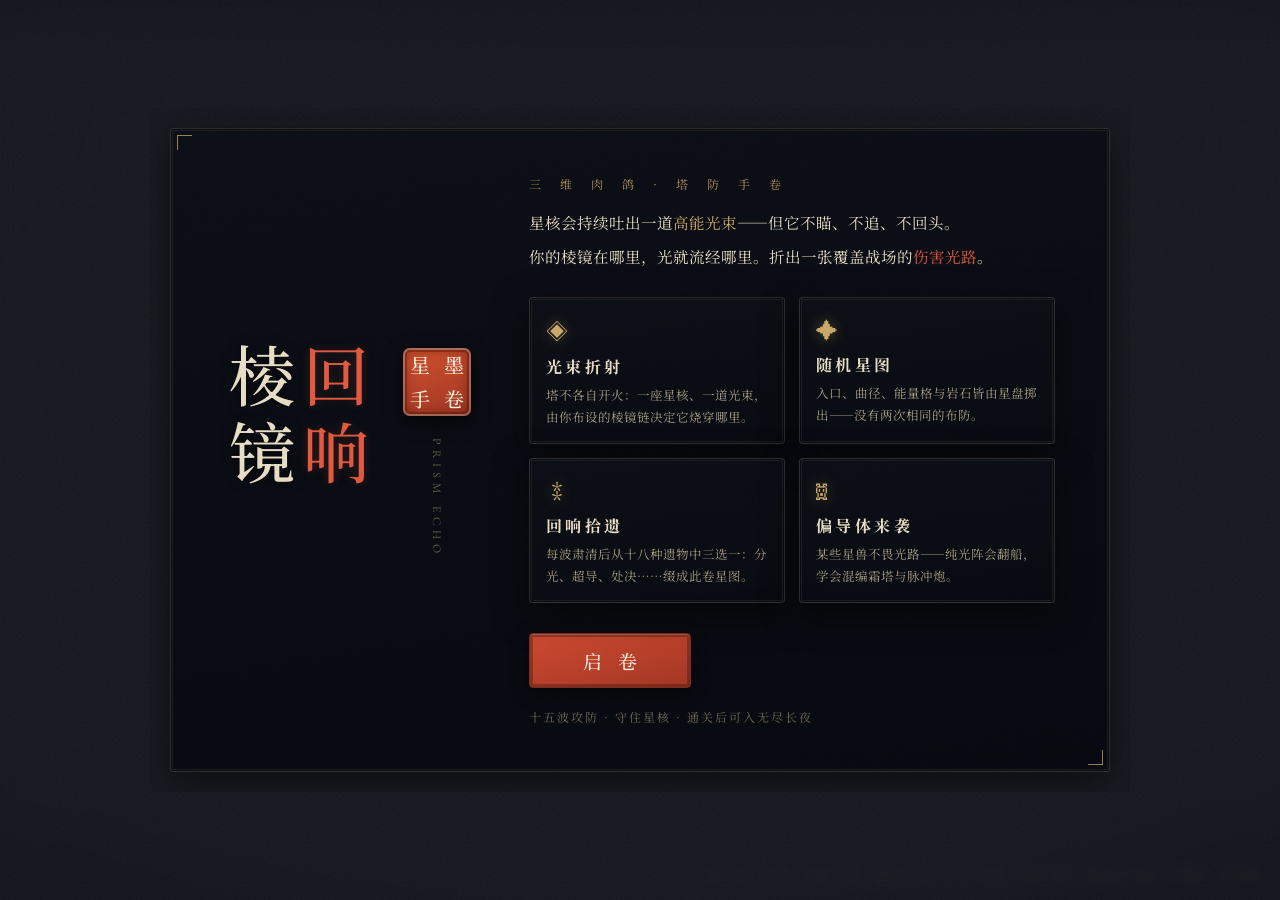
<file: index.html>
<!DOCTYPE html>
<html lang="zh-CN">
<head>
<meta charset="UTF-8" />
<meta name="viewport" content="width=device-width, initial-scale=1.0, maximum-scale=1.0, user-scalable=no, viewport-fit=cover" />
<title>棱镜回响 · 星墨手卷 | 3D Roguelike 塔防</title>
<link rel="icon" type="image/svg+xml" href="icons/icon.svg" />
<link rel="icon" type="image/png" sizes="192x192" href="icons/icon-192.png" />

<!-- PWA：可安装至主屏、离线可玩（需 https / localhost 托管；file:// 双击直开时自动跳过注册，不影响游玩） -->
<link rel="manifest" href="manifest.json" />
<meta name="theme-color" content="#0b0e17" />
<link rel="apple-touch-icon" href="icons/apple-touch-icon.png" />
<meta name="apple-mobile-web-app-capable" content="yes" />
<meta name="apple-mobile-web-app-status-bar-style" content="black-translucent" />
<meta name="apple-mobile-web-app-title" content="棱镜回响" />

<!-- 卷首启动屏：脚本加载期间即时出画（inline 零请求，main.js 启动后淡出） -->
<style>
  #boot { position: fixed; inset: 0; z-index: 99; display: flex; flex-direction: column;
    align-items: center; justify-content: center; gap: 16px; background: #0b0e17;
    color: #c9a86a; font-family: 'Noto Serif SC', STSong, SimSun, serif;
    letter-spacing: .5em; text-indent: .5em; font-size: 12px;
    transition: opacity .45s ease; }
  #boot .seal { width: 52px; height: 52px; border-radius: 6px; background: #c8452e;
    color: #f2ecd8; display: flex; align-items: center; justify-content: center;
    font-size: 25px; letter-spacing: 0; text-indent: 0;
    box-shadow: inset 0 0 0 1px rgba(242, 236, 216, .4), 0 8px 24px rgba(0, 0, 0, .5);
    animation: boot-breathe 1.5s ease-in-out infinite; }
  @keyframes boot-breathe { 0%, 100% { opacity: 1; transform: scale(1); } 50% { opacity: .8; transform: scale(.93); } }
  #boot.hide { opacity: 0; pointer-events: none; }
</style>

<!-- 预拉最重资源：three.min.js（592K）在 HTML 解析期就开始下载 -->
<link rel="preload" href="vendor/three.min.js" as="script" />

<!-- 衬线字体：思源宋体（题字·正文）· Cormorant Garamond（数笈） -->
<!-- 非阻塞加载：先用本地宋体出画，联网字体就位后无感替换（swap） -->
<link rel="preconnect" href="https://fonts.googleapis.com" />
<link rel="preconnect" href="https://fonts.gstatic.com" crossorigin />
<link href="https://fonts.googleapis.com/css2?family=Cormorant+Garamond:wght@500;600&family=Noto+Serif+SC:wght@400;500;600&display=swap" rel="stylesheet" media="print" onload="this.media='all'" />
<noscript><link href="https://fonts.googleapis.com/css2?family=Cormorant+Garamond:wght@500;600&family=Noto+Serif+SC:wght@400;500;600&display=swap" rel="stylesheet" /></noscript>

<link rel="stylesheet" href="style.css" />
</head>
<body>
<!-- 卷首启动屏 -->
<div id="boot" aria-hidden="true">
  <div class="seal">回</div>
  <div>星墨手卷 · 展卷中</div>
</div>
<div id="app">
  <!-- 3D 渲染画布容器 -->
  <div id="scene-holder"></div>

  <!-- 手卷装帧：暗角 · 纸纹（纯装饰，不拦截交互） -->
  <div id="scroll-dress" aria-hidden="true"></div>

  <!-- 顶部 HUD -->
  <div id="hud-top" class="hidden">
    <div class="hud-block" id="wave-block">
      <div class="hud-label">波次</div>
      <div class="hud-value" id="wave-num">1 <span class="hud-sub">/ 15</span></div>
      <div id="wave-dots"></div>
    </div>
    <div class="hud-block" id="wave-ctl">
      <button id="btn-next-wave" class="btn-primary">开始第 1 波</button>
      <div id="wave-countdown" class="hidden">20s</div>
    </div>
    <div class="hud-spacer"></div>
    <div class="hud-block">
      <div class="hud-label">星核完整度</div>
      <div id="core-hp-bar"><div id="core-hp-fill"></div></div>
      <div class="hud-value" id="core-hp-num">20 / 20</div>
    </div>
    <div class="hud-block">
      <div class="hud-label">能量</div>
      <div class="hud-value energy" id="energy-num">120</div>
    </div>
  </div>

  <!-- 左侧遗物栏 -->
  <div id="relic-bar" class="hidden"></div>

  <!-- 底部建造栏 -->
  <div id="build-bar" class="hidden">
    <div class="bar-title">布 防</div>
    <div id="build-cards"></div>
  </div>

  <!-- 触屏视野缩放控件（双指捏合之外的保险） -->
  <div id="zoom-ctl">
    <button id="zoom-in" aria-label="拉近视野">＋</button>
    <button id="zoom-out" aria-label="拉远视野">－</button>
  </div>

  <!-- 对局控制簇：倍速 / 暂停 / 静音 -->
  <div id="ctl-cluster" class="hidden">
    <button id="btn-speed" aria-label="切换倍速" title="倍速（F）">1×</button>
    <button id="btn-pause" aria-label="暂停" title="暂停（P）">❚❚</button>
    <button id="btn-mute" aria-label="静音" title="静音">♪</button>
  </div>

  <!-- 塔详情浮层 -->
  <div id="tower-panel" class="hidden">
    <div id="tp-head">
      <span id="tp-name">棱镜塔 Lv1</span>
      <button id="tp-close">✕</button>
    </div>
    <div id="tp-stats"></div>
    <div id="tp-actions">
      <button id="tp-upgrade" class="btn-primary">升级 ◆60</button>
      <button id="tp-sell" class="btn-danger">回收 +36</button>
    </div>
  </div>

  <!-- 提示 -->
  <div id="toast-wrap"></div>
  <div id="tip-bottom">左键 布防 / 选中 · 拖拽 转卷 · 滚轮 收放 · 1/2/3 选塔 · Esc 收手 · Space 开波 · P 暂停 · F 变速</div>

  <!-- 模态层：菜单 / 遗物三选一 / 结算 -->
  <div id="modal-layer" class="hidden"></div>
</div>

<!-- 多文件加载：全局命名空间 PE（无需服务器，file:// 双击即玩）；defer 并行下载、按序执行 -->
<script src="vendor/three.min.js" defer></script>
<script src="js/config.js" defer></script>
<script src="js/utils.js" defer></script>
<script src="js/sfx.js" defer></script>
<script src="js/scene.js" defer></script>
<script src="js/map.js" defer></script>
<script src="js/beam.js" defer></script>
<script src="js/enemy.js" defer></script>
<script src="js/tower.js" defer></script>
<script src="js/waves.js" defer></script>
<script src="js/relics.js" defer></script>
<script src="js/game.js" defer></script>
<script src="js/input.js" defer></script>
<script src="js/ui.js" defer></script>
<script src="js/main.js" defer></script>
<script>/* 兑底：极端情况下脚本未能启动，启动屏也不会永挂 */
  setTimeout(function () { var b = document.getElementById('boot'); if (b) b.remove(); }, 8000);
</script>
</body>
</html>
</file>
<file: style.css>
/* ============================================================
   棱镜回响 PRISM ECHO — UI 样式 ·「星墨手卷」文艺主题
   玄墨为底 · 宣纸作字 · 朱砂点印 · 月金描线
   题字·正文：思源宋体 · 数笈：Cormorant Garamond（站酷小薇已移除：笔画厚重致「回」「响」内白填死）
   ============================================================ */
* { margin: 0; padding: 0; box-sizing: border-box; }

:root {
  /* —— 墨与纸 —— */
  --ink-0: #07080c;            /* 玄墨（页面底） */
  --ink-1: #0d1017;            /* 面板墨 */
  --ink-2: #131826;            /* 卡片墨 */
  --paper:    #e6ddc4;         /* 宣纸 */
  --paper-dim: #a89f85;        /* 旧纸 */
  --paper-faint: #6e6957;      /* 淡墨 */
  /* —— 印与金 —— */
  --cinnabar: #c8452e;         /* 朱砂 */
  --cinnabar-hi: #e05a41;      /* 朱砂·亮 */
  --gold: #c9a86a;             /* 月金 */
  --jade: #7fae94;             /* 青玉（点缀） */
  /* —— 线与纹 —— */
  --line: rgba(230, 221, 196, .16);
  --line-soft: rgba(230, 221, 196, .08);
  --grain: url("data:image/svg+xml,%3Csvg xmlns='http://www.w3.org/2000/svg' width='160' height='160'%3E%3Cfilter id='p'%3E%3CfeTurbulence type='fractalNoise' baseFrequency='0.8' numOctaves='2' seed='7'/%3E%3CfeColorMatrix type='saturate' values='0'/%3E%3CfeComponentTransfer%3E%3CfeFuncA type='linear' slope='0.055'/%3E%3C/feComponentTransfer%3E%3C/filter%3E%3Crect width='160' height='160' filter='url(%23p)'/%3E%3C/svg%3E");
  /* —— 字体 —— */
  --font-title: 'Noto Serif SC', 'STSong', 'SimSun', 'Songti SC', serif;
  --font-body:  'Noto Serif SC', 'STSong', 'SimSun', 'Songti SC', serif;
  --font-num:   'Cormorant Garamond', 'Noto Serif SC', 'STSong', serif;
}

html, body { width: 100%; height: 100%; overflow: hidden; background: var(--ink-0); overscroll-behavior: none; }
body {
  font-family: var(--font-body);
  color: var(--paper);
  user-select: none;
  -webkit-user-select: none;
  -webkit-tap-highlight-color: transparent;
  font-feature-settings: 'liga' 1;
}
/* 移动浏览器 100vh = 工具栏收起时的大视口：导航栏展开时底部布防栏被压在栏下（真机已证实）
   → 100% 链打底（iOS 解析为可见小视口），100dvh 动态视口覆盖（随导航栏伸缩）
   → 不支持 dvh 的老浏览器自动回退 100% */
#app { position: relative; width: 100vw; height: 100vh; height: 100%; height: 100dvh; touch-action: pan-y; }
#scene-holder, #scene-holder canvas { position: absolute; inset: 0; width: 100%; height: 100%; display: block; }
/* 触屏手势地面：禁止浏览器默认滚动/缩放，把手势留给游戏 */
#scene-holder canvas { touch-action: none; }
.hidden { display: none !important; }

/* —— 通用墨面板（双线框 · 衬线 · 微纸纹），HUD/卡片/浮层共用 —— */
.ink-panel,
.hud-block,
.tower-card,
#tower-panel,
.feature-card,
.end-stats {
  position: relative;
  background:
    linear-gradient(172deg, rgba(13, 16, 23, .9), rgba(9, 11, 17, .92)),
    var(--grain);
  border: 1px solid var(--line);
  box-shadow:
    inset 0 0 0 1px rgba(7, 8, 12, .9),
    inset 0 0 0 2px var(--line-soft),
    0 10px 34px rgba(0, 0, 0, .5);
  backdrop-filter: blur(8px);
  border-radius: 4px;
}

/* —— 手卷装帧层：纸纹 + 四隅暗角 —— */
#scroll-dress {
  position: absolute; inset: 0; z-index: 5;
  pointer-events: none;
  background:
    var(--grain),
    radial-gradient(125% 95% at 50% 44%, transparent 58%, rgba(3, 4, 7, .52) 100%);
}

/* ---------- 顶部 HUD ---------- */
#hud-top {
  position: absolute; top: 0; left: 0; right: 0; z-index: 10;
  display: flex; align-items: stretch; gap: 14px;
  padding: calc(14px + env(safe-area-inset-top, 0px)) 18px 14px;
  background: linear-gradient(180deg, rgba(5, 6, 10, .78) 0%, rgba(5, 6, 10, 0) 100%);
  pointer-events: none;
}
.hud-block {
  pointer-events: auto;
  padding: 8px 16px 9px;
  min-width: 112px;
}
.hud-label {
  font-size: 11px; letter-spacing: 4px;
  color: var(--paper-faint);
  margin-bottom: 3px;
  font-family: var(--font-body);
}
.hud-label::before { content: '「'; color: var(--gold); opacity: .5; }
.hud-label::after  { content: '」'; color: var(--gold); opacity: .5; }
.hud-value {
  font-family: var(--font-num);
  font-size: 23px; font-weight: 600;
  color: var(--paper);
  letter-spacing: .04em;
  line-height: 1.15;
}
.hud-value.energy { color: var(--gold); }
.hud-sub { font-size: 13px; color: var(--paper-faint); letter-spacing: 0; }
.hud-spacer { flex: 1; }
#wave-ctl { display: flex; align-items: center; gap: 10px; }
#wave-countdown {
  font-family: var(--font-num);
  color: var(--gold); font-weight: 600; font-size: 19px; min-width: 46px;
}

/* 波次墨点 */
#wave-dots { display: flex; gap: 5px; margin-top: 6px; }
#wave-dots .wd {
  width: 7px; height: 7px; border-radius: 50%;
  background: rgba(230, 221, 196, .1);
  border: 1px solid rgba(230, 221, 196, .14);
}
#wave-dots .wd.done { background: var(--paper-dim); border-color: var(--paper-dim); }
#wave-dots .wd.cur {
  background: var(--cinnabar-hi); border-color: var(--cinnabar-hi);
  box-shadow: 0 0 8px rgba(224, 90, 65, .55);
}
#wave-dots .wd.boss { border-color: rgba(224, 90, 65, .55); background: rgba(224, 90, 65, .14); }
#wave-dots .wd.boss.done { background: var(--cinnabar); border-color: var(--cinnabar); }

/* 星核命脉 */
#core-hp-bar {
  width: 172px; height: 9px;
  background: rgba(230, 221, 196, .06);
  border: 1px solid var(--line);
  border-radius: 2px;
  overflow: hidden; margin: 4px 0;
}
#core-hp-fill {
  height: 100%; width: 100%;
  background: linear-gradient(90deg, #b69a5e, #dcc389);
  box-shadow: 0 0 10px rgba(201, 168, 106, .45);
  transition: width 0.25s ease;
}
#core-hp-fill.low {
  background: linear-gradient(90deg, #a83a26, #e05a41);
  box-shadow: 0 0 10px rgba(224, 90, 65, .55);
}
#core-hp-num { font-size: 14px; }

/* ---------- 印章按钮 ---------- */
.btn-primary, .btn-danger, .btn-ghost {
  pointer-events: auto;
  font-family: var(--font-title);
  font-weight: 500;
  border-radius: 4px;
  padding: 9px 24px;
  font-size: 15px; letter-spacing: .28em; text-indent: .28em;
  cursor: pointer;
  transition: all 0.18s ease;
  white-space: nowrap;
}
.btn-primary {
  color: #f2ecd8;
  background: linear-gradient(165deg, #cf4a31, #a23724);
  border: 1px solid #7e2b1d;
  box-shadow:
    inset 0 1px 0 rgba(255, 235, 200, .22),
    inset 0 0 0 3px rgba(8, 9, 13, .28),
    0 4px 16px rgba(0, 0, 0, .5);
}
.btn-primary:hover:not(:disabled) {
  filter: brightness(1.14);
  transform: translateY(-1px);
  box-shadow:
    inset 0 1px 0 rgba(255, 235, 200, .3),
    inset 0 0 0 3px rgba(8, 9, 13, .28),
    0 6px 22px rgba(160, 45, 25, .4);
}
.btn-primary:active:not(:disabled) { transform: translateY(1px); }
.btn-primary:disabled { opacity: 0.38; cursor: not-allowed; filter: grayscale(.3); }

.btn-danger {
  color: var(--paper);
  background: rgba(200, 69, 46, .08);
  border: 1px solid rgba(200, 69, 46, .5);
  box-shadow: inset 0 0 0 1px rgba(7, 8, 12, .6);
}
.btn-danger:hover {
  background: rgba(200, 69, 46, .2);
  color: #f0c9b8;
  box-shadow: inset 0 0 0 1px rgba(7, 8, 12, .6), 0 0 16px rgba(200, 69, 46, .25);
}
.btn-ghost {
  color: var(--paper-dim);
  background: rgba(230, 221, 196, .03);
  border: 1px solid var(--line);
  font-weight: 400;
}
.btn-ghost:hover { color: var(--paper); border-color: rgba(230, 221, 196, .32); }
.btn-big { font-size: 19px; padding: 13px 48px; }

/* ---------- 底部布防栏 ---------- */
#build-bar {
  position: absolute; bottom: 18px; left: 50%; transform: translateX(-50%);
  z-index: 10; text-align: center;
}
.bar-title {
  font-family: var(--font-title);
  font-size: 12px; letter-spacing: 10px; text-indent: 10px;
  color: var(--paper-faint);
  margin-bottom: 8px;
}
#build-cards { display: flex; gap: 12px; }
.tower-card {
  width: 134px;
  padding: 10px 12px 9px;
  cursor: pointer;
  transition: all 0.16s ease;
  position: relative;
  overflow: hidden;
}
.tower-card::before {
  content: ""; position: absolute; left: 0; top: 0; right: 0; height: 3px;
  background: var(--tc, var(--gold));
  opacity: .85;
}
.tower-card::after {
  content: ""; position: absolute; inset: 0;
  background: radial-gradient(80% 60% at 50% 0%, var(--tc, var(--gold)) 0%, transparent 70%);
  opacity: 0; transition: opacity .18s ease; pointer-events: none;
}
.tower-card:hover { transform: translateY(-4px); border-color: rgba(230, 221, 196, .3); }
.tower-card:hover::after { opacity: .1; }
.tower-card.selected {
  border-color: var(--tc, var(--gold));
  box-shadow:
    inset 0 0 0 1px rgba(7, 8, 12, .9),
    inset 0 0 0 2px rgba(230, 221, 196, .06),
    inset 0 0 20px rgba(230, 221, 196, .05),
    0 0 22px rgba(230, 221, 196, .12);
  transform: translateY(-4px);
}
.tower-card.selected::after { opacity: .16; }
.tower-card.poor { opacity: 0.42; filter: saturate(.5); }
.tc-icon {
  font-family: var(--font-body);
  font-size: 25px; line-height: 1.2; margin-bottom: 4px;
  text-shadow: 0 0 14px var(--tc, var(--gold));
}
.tc-name { font-family: var(--font-title); font-size: 16px; letter-spacing: .12em; color: var(--paper); }
.tc-desc {
  font-size: 11px; color: var(--paper-dim);
  margin: 5px 0 7px; line-height: 1.65;
  text-align: left; min-height: 36px;
}
.tc-cost {
  font-family: var(--font-num);
  font-size: 15px; font-weight: 600;
  color: var(--gold); text-align: right; letter-spacing: .03em;
}
.tc-key {
  position: absolute; top: 7px; right: 8px;
  font-family: var(--font-num);
  font-size: 11px; color: var(--paper-faint);
  border: 1px solid var(--line);
  border-radius: 2px; padding: 0 5px; line-height: 16px;
}

/* ---------- 塔详情 ---------- */
#tower-panel {
  position: absolute; right: 20px; bottom: 100px; z-index: 12;
  width: 262px;
  padding: 14px 16px 15px;
}
#tp-head {
  display: flex; justify-content: space-between; align-items: center;
  margin-bottom: 9px; padding-bottom: 8px;
  border-bottom: 1px solid var(--line-soft);
}
#tp-name { font-family: var(--font-title); font-size: 17px; letter-spacing: .1em; color: var(--paper); }
#tp-close {
  background: none; border: none; color: var(--paper-faint);
  font-size: 15px; cursor: pointer; line-height: 1;
}
#tp-close:hover { color: var(--paper); }
#tp-stats { font-size: 12.5px; line-height: 2; color: var(--paper-dim); }
#tp-stats b { color: var(--gold); font-weight: 600; font-family: var(--font-num); font-size: 14px; }
#tp-stats .up { color: var(--jade); }
#tp-actions { display: flex; gap: 8px; margin-top: 12px; }
#tp-actions button { flex: 1; min-height: 44px; padding: 8px 4px; font-size: 13px; letter-spacing: .12em; }

/* ---------- 遗物印匣（左侧） ---------- */
#relic-bar {
  position: absolute; left: 16px; top: 110px; z-index: 9;
  display: flex; flex-direction: column; gap: 8px;
  max-height: calc(100vh - 300px);
  max-height: calc(100dvh - 300px); overflow-y: auto;
  scrollbar-width: none;
}
#relic-bar::-webkit-scrollbar { display: none; }
.relic-icon {
  width: 44px; height: 44px;
  display: flex; align-items: center; justify-content: center;
  font-family: var(--font-body); font-size: 21px;
  cursor: default;
  position: relative;
  background: linear-gradient(170deg, rgba(19, 24, 38, .92), rgba(11, 14, 23, .94));
  border: 1px solid var(--rc, rgba(201, 168, 106, .45));
  box-shadow: inset 0 0 0 1px rgba(7, 8, 12, .8), inset 0 0 0 2px rgba(230, 221, 196, .05);
  border-radius: 4px;
}
/* 星屑残页同类合并计数角标（×N） */
.relic-icon .rcount {
  position: absolute;
  right: -5px; bottom: -5px;
  font-style: normal;
  font-family: var(--font-body);
  font-size: 10px; font-weight: 700;
  line-height: 1;
  padding: 2.5px 4px;
  color: #0b0e17;
  background: #c9a86a;
  border-radius: 6px;
  box-shadow: 0 1px 3px rgba(0, 0, 0, .55);
  pointer-events: none;
}
.relic-icon:hover::after,
.relic-icon.show-tip::after {
  content: attr(data-tip);
  position: absolute; left: 54px; top: 0;
  width: 228px; padding: 10px 14px;
  white-space: pre-line; text-align: left;
  background: linear-gradient(172deg, rgba(13, 16, 23, .97), rgba(9, 11, 17, .97));
  border: 1px solid var(--rc, rgba(201, 168, 106, .45));
  box-shadow: inset 0 0 0 1px rgba(7, 8, 12, .9), 0 10px 30px rgba(0, 0, 0, .55);
  border-radius: 4px;
  font-size: 12.5px; line-height: 1.75; color: var(--paper);
  z-index: 20;
}

/* ---------- 墨签 Toast ---------- */
#toast-wrap {
  position: absolute; top: 86px; left: 50%; transform: translateX(-50%);
  z-index: 30; display: flex; flex-direction: column; gap: 8px; align-items: center;
  pointer-events: none;
}
.toast {
  padding: 8px 22px 8px 17px;
  background: rgba(10, 12, 18, .92);
  border: 1px solid var(--line);
  border-left: 3px solid var(--paper-dim);
  border-radius: 3px;
  font-family: var(--font-body);
  font-size: 14px; letter-spacing: .06em;
  color: var(--paper);
  animation: toast-in 0.25s ease, toast-out 0.4s ease 2.1s forwards;
  white-space: nowrap;
}
.toast.bad  { border-left-color: var(--cinnabar-hi); color: #e9b3a2; }
.toast.gold { border-left-color: var(--gold); color: #dcc389; }
@keyframes toast-in { from { opacity: 0; transform: translateY(-10px); } }
@keyframes toast-out { to { opacity: 0; transform: translateY(-8px); } }

#tip-bottom {
  position: absolute; bottom: 18px; right: 20px; z-index: 8;
  font-size: 11px; color: rgba(168, 159, 133, .55);
  letter-spacing: 1.5px;
}

/* ---------- 触屏视野缩放控件 ---------- */
#zoom-ctl {
  position: absolute; right: 10px; top: 45%; transform: translateY(-50%);
  z-index: 11;
  display: none;
  flex-direction: column; gap: 10px;
}
#zoom-ctl button {
  width: 44px; height: 44px;
  font-family: var(--font-num);
  font-size: 24px; font-weight: 600; line-height: 1;
  color: var(--paper);
  cursor: pointer;
  background: linear-gradient(172deg, rgba(13, 16, 23, .9), rgba(9, 11, 17, .92));
  border: 1px solid var(--line);
  border-radius: 50%;
  box-shadow: inset 0 0 0 1px rgba(7, 8, 12, .9), inset 0 0 0 2px var(--line-soft), 0 6px 18px rgba(0, 0, 0, .45);
  transition: all 0.15s ease;
}
#zoom-ctl button:active {
  transform: scale(.92);
  border-color: rgba(201, 168, 106, .5);
  color: var(--gold);
}

/* ---------- 模态层 ---------- */
#modal-layer {
  position: absolute; inset: 0; z-index: 40;
  background:
    var(--grain),
    rgba(4, 6, 10, .74);
  backdrop-filter: blur(6px);
  display: flex; align-items: center; justify-content: center;
  overflow-y: auto;
  -webkit-overflow-scrolling: touch;
  /* PWA standalone / 刘海屏：上下留出安全区 */
  padding: 16px;
  padding-top: max(16px, env(safe-area-inset-top, 0px));
  padding-bottom: max(16px, env(safe-area-inset-bottom, 0px));
}
/* 矮屏可滚动（触屏在 #app pan-y 约束内仍可竖向拖动模态内容） */
.modal-inner {
  text-align: center; max-width: 980px; padding: 20px; animation: modal-in 0.34s ease;
  max-height: calc(100vh - 40px);
  max-height: calc(100dvh - 40px);
  overflow-y: auto;
  -webkit-overflow-scrolling: touch;
}
@keyframes modal-in { from { opacity: 0; transform: scale(.965); } }

/* —— 角饰 —— */
.corner { position: relative; }
.corner::before, .corner::after {
  content: ''; position: absolute; width: 14px; height: 14px;
  pointer-events: none; opacity: .75;
}
.corner::before { top: 6px; left: 6px; border-top: 1px solid var(--gold); border-left: 1px solid var(--gold); }
.corner::after { bottom: 6px; right: 6px; border-bottom: 1px solid var(--gold); border-right: 1px solid var(--gold); }

/* ---------- 主菜单：星墨手卷 · 卷首 ---------- */
.menu-frame {
  display: flex; gap: 58px; align-items: center;
  text-align: left;
  padding: 46px 54px;
}
.menu-left { display: flex; gap: 30px; align-items: flex-start; flex-shrink: 0; }
.game-title { display: flex; }
.game-title .vt {
  writing-mode: vertical-rl;
  font-family: var(--font-title);
  font-weight: 500;
  font-size: 66px; line-height: 1.12;
  letter-spacing: .16em;
  color: var(--paper);
  text-shadow: 0 1px 12px rgba(0, 0, 0, .5);
}
.game-title .vt.accent { color: var(--cinnabar-hi); text-shadow: 0 0 10px rgba(224, 90, 65, .22); }
.menu-side { display: flex; flex-direction: column; align-items: center; gap: 22px; padding-top: 6px; }
.menu-seal {
  display: grid; grid-template-columns: repeat(2, 1fr);
  place-items: center;
  width: 68px; height: 68px;
  background: linear-gradient(160deg, #d0522f, #a03623);
  border-radius: 7px;
  box-shadow:
    inset 0 0 0 2px rgba(242, 236, 216, .34),
    inset 0 0 0 4px rgba(80, 14, 6, .35),
    inset 0 0 14px rgba(46, 8, 3, .55),
    0 6px 18px rgba(0, 0, 0, .55);
  animation: seal-breathe 4.5s ease-in-out infinite;
}
.menu-seal span {
  font-family: var(--font-title);
  font-weight: 500;
  font-size: 20px; line-height: 1.1; color: #f2ecd8;
}
@keyframes seal-breathe { 0%, 100% { opacity: 1; } 50% { opacity: .93; } }
.game-subtitle {
  writing-mode: vertical-rl;
  font-family: var(--font-num);
  font-size: 12px; letter-spacing: .42em;
  color: var(--paper-faint);
}
.menu-right { flex: 1; min-width: 380px; }
.menu-eyebrow {
  font-size: 12px; letter-spacing: 8px;
  color: var(--gold); opacity: .85;
  margin-bottom: 14px;
  font-family: var(--font-body);
}
.menu-intro {
  font-size: 15.5px; line-height: 2.15; color: var(--paper);
  margin-bottom: 24px;
  font-family: var(--font-body);
}
.menu-intro em { color: var(--gold); font-style: normal; }
.menu-intro em.cn { color: var(--cinnabar-hi); }

.feature-grid { display: grid; grid-template-columns: 1fr 1fr; gap: 14px; margin-bottom: 30px; }
.feature-card {
  padding: 16px 16px 14px;
  transition: border-color .2s ease;
}
.feature-card:hover { border-color: rgba(201, 168, 106, .35); }
.feature-card .fc-icon {
  font-family: var(--font-body);
  font-size: 22px; margin-bottom: 8px;
  color: var(--gold); text-shadow: 0 0 14px rgba(201, 168, 106, .4);
}
.feature-card h3 {
  font-family: var(--font-title);
  font-size: 16px; color: var(--paper);
  margin-bottom: 6px; letter-spacing: .22em;
}
.feature-card p { font-size: 12.5px; color: var(--paper-dim); line-height: 1.8; font-family: var(--font-body); }
.menu-tip { margin-top: 20px; font-size: 12px; letter-spacing: 2px; color: var(--paper-faint); }

/* ---------- 回响拾遗 · 三选一 ---------- */
.relic-modal-title {
  font-family: var(--font-title);
  font-weight: 500;
  font-size: 30px; letter-spacing: 18px; text-indent: 18px;
  color: var(--gold);
  margin-bottom: 8px;
  text-shadow: 0 1px 10px rgba(0, 0, 0, .5);
}
.relic-modal-title::before, .relic-modal-title::after {
  content: '❖'; font-size: 13px; color: var(--paper-faint);
  vertical-align: middle; margin: 0 14px; letter-spacing: 0; text-indent: 0;
}
.relic-modal-sub { font-size: 13px; letter-spacing: 3px; color: var(--paper-dim); margin-bottom: 30px; }
.relic-choices { display: flex; gap: 22px; justify-content: center; }

.relic-card {
  position: relative;
  width: 196px; height: 330px;
  display: flex; flex-direction: column; align-items: center;
  padding: 20px 14px 16px;
  cursor: pointer;
  transition: all 0.2s ease;
  background:
    linear-gradient(176deg, rgba(19, 24, 38, .93) 0%, rgba(11, 14, 23, .95) 100%),
    var(--grain);
  border: 1px solid var(--rc, rgba(201, 168, 106, .45));
  box-shadow:
    inset 0 0 0 1px rgba(7, 8, 12, .9),
    inset 0 0 0 2px rgba(230, 221, 196, .05),
    0 12px 34px rgba(0, 0, 0, .5);
  border-radius: 5px;
}
.relic-card::before {
  content: ''; position: absolute; inset: 7px;
  border: 1px solid var(--rc, rgba(201, 168, 106, .3));
  border-radius: 3px; opacity: .5;
  pointer-events: none;
  transition: opacity .2s ease;
}
.relic-card:hover {
  transform: translateY(-9px);
  box-shadow:
    inset 0 0 0 1px rgba(7, 8, 12, .9),
    inset 0 0 0 2px rgba(230, 221, 196, .05),
    0 0 0 1px var(--rc, rgba(201, 168, 106, .5)),
    0 22px 44px rgba(0, 0, 0, .6);
}
.relic-card:hover::before { opacity: .9; }
.relic-card .r-icon {
  font-family: var(--font-body);
  font-size: 30px; line-height: 1;
  color: var(--rc, var(--gold));
  text-shadow: 0 0 18px var(--rc, rgba(201, 168, 106, .5));
  margin-bottom: 14px;
  flex-shrink: 0;
}
.relic-card .r-body {
  flex: 1;
  display: flex; flex-direction: column; align-items: center;
  width: 100%;
}
.relic-card .r-name {
  writing-mode: vertical-rl;
  font-family: var(--font-title);
  font-size: 23px; letter-spacing: .3em;
  color: var(--rc, var(--gold));
  height: 148px;
  display: flex; align-items: center;
  margin-bottom: 12px;
}
.relic-card .r-desc {
  font-size: 12.5px; color: var(--paper-dim);
  line-height: 1.8; min-height: 66px;
  text-align: left;
  border-top: 1px solid var(--line-soft);
  padding-top: 9px;
  width: 100%;
}
.relic-card .r-tag {
  margin-top: auto;
  font-size: 10px; letter-spacing: 5px; text-indent: 5px;
  color: var(--paper-faint);
}

/* ---------- 卷末结算 ---------- */
.end-title {
  font-family: var(--font-title);
  font-weight: 500;
  font-size: 46px; letter-spacing: 22px; text-indent: 22px;
  margin-bottom: 12px;
  text-shadow: 0 1px 14px rgba(0, 0, 0, .55);
}
.end-title.win { color: var(--gold); text-shadow: 0 0 34px rgba(201, 168, 106, .35); }
.end-title.lose { color: var(--cinnabar-hi); text-shadow: 0 0 34px rgba(224, 90, 65, .3); }
.end-sub { font-size: 14px; letter-spacing: 2px; color: var(--paper-dim); margin-bottom: 26px; line-height: 1.9; }
.end-stats {
  display: inline-grid; grid-template-columns: auto auto; gap: 9px 34px;
  text-align: left; font-size: 14px; line-height: 1.95;
  padding: 20px 34px; margin-bottom: 30px;
}
.end-stats span { color: var(--paper-dim); letter-spacing: 2px; }
.end-stats b {
  color: var(--gold); font-family: var(--font-num);
  font-size: 17px; font-weight: 600; text-align: right;
}
.end-actions { display: flex; gap: 14px; justify-content: center; }

/* ---------- 触屏 / 窄屏：星墨掌中卷 ---------- */
/* 视野缩放按钮：触屏或窄屏可见 */
@media (max-width: 900px), (pointer: coarse) {
  #zoom-ctl { display: flex; }
  #tip-bottom { display: none; }
}

@media (max-width: 900px) {
  /* —— 顶部 HUD：两行紧凑 —— */
  #hud-top { flex-wrap: wrap; gap: 8px; padding: 8px 10px; }
  .hud-spacer { display: none; }
  .hud-block { flex: 1 1 42%; min-width: 0; padding: 6px 12px 7px; }
  #wave-block { flex: 0 0 auto; }
  #wave-ctl { flex: 0 0 auto; padding: 6px 8px; gap: 8px; }
  #btn-next-wave { padding: 7px 16px; font-size: 13px; letter-spacing: .18em; text-indent: .18em; }
  #wave-countdown { font-size: 15px; min-width: 36px; }
  .hud-label { font-size: 9px; letter-spacing: 2px; margin-bottom: 2px; }
  .hud-value { font-size: 17px; }
  #wave-dots { display: none; }
  #core-hp-bar { width: 100%; margin: 3px 0; }
  #core-hp-num { font-size: 12px; }

  /* —— 底部布防栏：三列等分紧凑卡（留出 Home Indicator 安全区） —— */
  #build-bar { bottom: calc(8px + env(safe-area-inset-bottom, 0px)); width: calc(100% - 16px); }
  .bar-title { font-size: 10px; letter-spacing: 6px; text-indent: 6px; margin-bottom: 5px; color: var(--paper-dim); }
  #build-cards { gap: 8px; }
  .tower-card { flex: 1 1 0; min-width: 0; width: auto; padding: 7px 8px 6px; }
  .tc-icon { font-size: 17px; margin-bottom: 1px; }
  .tc-name { font-size: 13px; }
  .tc-desc { display: none; }
  .tc-cost { font-size: 13px; text-align: center; }
  .tc-key { display: none; }

  /* —— 塔详情：全宽底板 —— */
  #tower-panel { left: 8px; right: 8px; width: auto; bottom: calc(118px + env(safe-area-inset-bottom, 0px)); padding: 10px 14px 12px; }
  #tp-stats { font-size: 11.5px; line-height: 1.85; }
  #tp-actions button { padding: 9px 4px; }

  /* —— 遗物印匣 —— */
  #relic-bar { left: 8px; top: 128px; gap: 6px; }
  .relic-icon { width: 36px; height: 36px; font-size: 17px; }

  /* —— Toast —— */
  #toast-wrap { top: 124px; }
  .toast { font-size: 12.5px; padding: 7px 16px; }

  #tip-bottom { display: none; }

  /* —— 主菜单：掌中卷首 —— */
  .modal-inner { max-width: 100%; padding: 12px; }
  .menu-frame { flex-direction: column; gap: 22px; padding: 24px 18px; }
  .menu-left { flex-direction: row; gap: 16px; justify-content: center; }
  .game-title .vt { font-size: 42px; }
  .menu-side { flex-direction: row; gap: 16px; padding-top: 0; }
  .menu-seal { width: 52px; height: 52px; border-radius: 5px; }
  .menu-seal span { font-size: 14px; }
  .game-subtitle { writing-mode: horizontal-tb; letter-spacing: .3em; }
  .menu-right { min-width: 0; text-align: center; }
  .menu-eyebrow { font-size: 10px; letter-spacing: 4px; margin-bottom: 10px; }
  .menu-intro { font-size: 13px; line-height: 2; margin-bottom: 16px; }
  .feature-grid { grid-template-columns: 1fr 1fr; gap: 8px; margin-bottom: 20px; }
  .feature-card { padding: 11px 10px 10px; }
  .feature-card .fc-icon { font-size: 17px; margin-bottom: 4px; }
  .feature-card h3 { font-size: 13px; letter-spacing: .14em; }
  .feature-card p { font-size: 10.5px; line-height: 1.6; }
  .btn-big { font-size: 16px; padding: 11px 34px; }
  .menu-tip { font-size: 10.5px; margin-top: 14px; }

  /* —— 回响拾遗：横排信笺 —— */
  .relic-modal-title { font-size: 22px; letter-spacing: 10px; text-indent: 10px; margin-bottom: 6px; }
  .relic-modal-title::before, .relic-modal-title::after { margin: 0 8px; }
  .relic-modal-sub { font-size: 11px; letter-spacing: 1px; margin-bottom: 18px; padding: 0 10px; }
  .relic-choices { flex-direction: column; gap: 12px; align-items: center; }
  .relic-card { flex-direction: row; align-items: stretch; text-align: left; width: min(88vw, 340px); height: auto; padding: 14px 14px 12px 16px; gap: 12px; }
  .relic-card .r-icon { margin: 0; font-size: 25px; align-self: center; }
  .relic-card .r-body { align-items: flex-start; }
  .relic-card .r-name { writing-mode: horizontal-tb; height: auto; font-size: 18px; letter-spacing: .08em; margin-bottom: 3px; }
  .relic-card .r-desc { border-top: none; padding-top: 0; width: auto; min-height: 0; font-size: 12px; }
  .relic-card .r-tag { margin-top: 0; writing-mode: vertical-rl; letter-spacing: 3px; font-size: 9px; align-self: stretch; border-left: 1px solid var(--line-soft); padding-left: 9px; }

  /* —— 卷末结算 —— */
  .end-title { font-size: 30px; letter-spacing: 12px; text-indent: 12px; }
  .end-sub { font-size: 12px; margin-bottom: 18px; }
  .end-stats { gap: 6px 18px; font-size: 12px; padding: 14px 18px; margin-bottom: 20px; }
  .end-stats b { font-size: 14px; }
  .end-actions { flex-wrap: wrap; }
}

/* 超窄屏（≤ 380px）：进一步收缩 */
@media (max-width: 380px) {
  .hud-block { flex: 1 1 100%; }
  #wave-ctl { flex: 1 1 100%; justify-content: center; }
  .game-title .vt { font-size: 34px; }
  .feature-grid { grid-template-columns: 1fr; }
}

/* 横屏短视口（手机横持 / 平板横放）：纵向寸土寸金，HUD 单行化、布防栏压扁贴底 */
@media (max-height: 500px) and (orientation: landscape) {
  #hud-top { flex-wrap: nowrap; gap: 8px; padding: calc(5px + env(safe-area-inset-top, 0px)) 10px 5px; }
  .hud-block { flex: 0 1 auto; padding: 4px 10px; }
  .hud-label, #wave-dots, .hud-spacer { display: none; }
  .hud-value { font-size: 15px; }
  #core-hp-bar { width: 96px; margin: 2px 0; }
  #core-hp-num { font-size: 11px; }
  #build-bar { bottom: calc(4px + env(safe-area-inset-bottom, 0px)); }
  .bar-title { display: none; }
  #build-cards { gap: 6px; }
  .tower-card { flex: 0 0 116px; width: 116px; padding: 5px 8px 4px; }
  .tc-desc { display: none; }
  .tc-icon { font-size: 15px; margin-bottom: 1px; }
  .tc-name { font-size: 12px; }
  .tc-cost { font-size: 12px; }
  #tower-panel { left: auto; right: 8px; width: 232px; bottom: calc(86px + env(safe-area-inset-bottom, 0px)); }
  #zoom-ctl { top: 40%; }
}

/* ============================================================
   对局控制簇：倍速 / 暂停 / 静音（桌面与触屏通用）
   ============================================================ */
#ctl-cluster {
  position: absolute; right: 14px; top: 76px; z-index: 11;
  display: flex; flex-direction: column; gap: 10px;
}
#ctl-cluster button {
  width: 40px; height: 40px;
  font-family: var(--font-num);
  font-size: 15px; font-weight: 600; line-height: 1;
  color: var(--paper-dim);
  cursor: pointer;
  background: linear-gradient(172deg, rgba(13, 16, 23, .9), rgba(9, 11, 17, .92));
  border: 1px solid var(--line);
  border-radius: 8px;
  box-shadow: inset 0 0 0 1px rgba(7, 8, 12, .9), inset 0 0 0 2px var(--line-soft), 0 6px 18px rgba(0, 0, 0, .45);
  transition: all 0.15s ease;
  letter-spacing: 0;
}
#ctl-cluster button:hover { color: var(--paper); border-color: rgba(201, 168, 106, .45); }
#ctl-cluster button:active { transform: scale(.92); border-color: rgba(201, 168, 106, .5); color: var(--gold); }
#btn-mute.muted { opacity: .4; text-decoration: line-through; }
/* 手机横屏短视口：贴紧顶部 */
@media (max-height: 500px) and (orientation: landscape) {
  #ctl-cluster { top: 46px; right: 8px; }
  #ctl-cluster button { width: 34px; height: 34px; font-size: 13px; }
}

/* —— 暂停面板 —— */
.pause-frame {
  width: min(340px, 88vw);
  margin: 0 auto;
  padding: 34px 34px 30px;
  text-align: center;
}
.pause-title {
  font-size: 24px; font-weight: 600;
  letter-spacing: .6em; text-indent: .6em;
  color: var(--paper);
}
.pause-sub {
  margin-top: 10px; margin-bottom: 24px;
  font-size: 12px; color: var(--paper-dim);
  letter-spacing: .25em; text-indent: .25em;
}

/* —— 菜单最高纪录行 / 结算新纪录徽标 —— */
.menu-record {
  margin-top: 14px;
  font-size: 12px; letter-spacing: .14em;
  color: var(--gold);
  opacity: .9;
}
.new-record {
  margin: 10px auto 0;
  display: inline-block;
  font-size: 12px; letter-spacing: .3em; text-indent: .3em;
  color: var(--ink-0);
  background: linear-gradient(172deg, #d9c489, var(--gold));
  padding: 5px 14px;
  border-radius: 3px;
  box-shadow: 0 4px 14px rgba(201, 168, 106, .35);
  animation: modal-in 0.34s ease;
}
</file>
